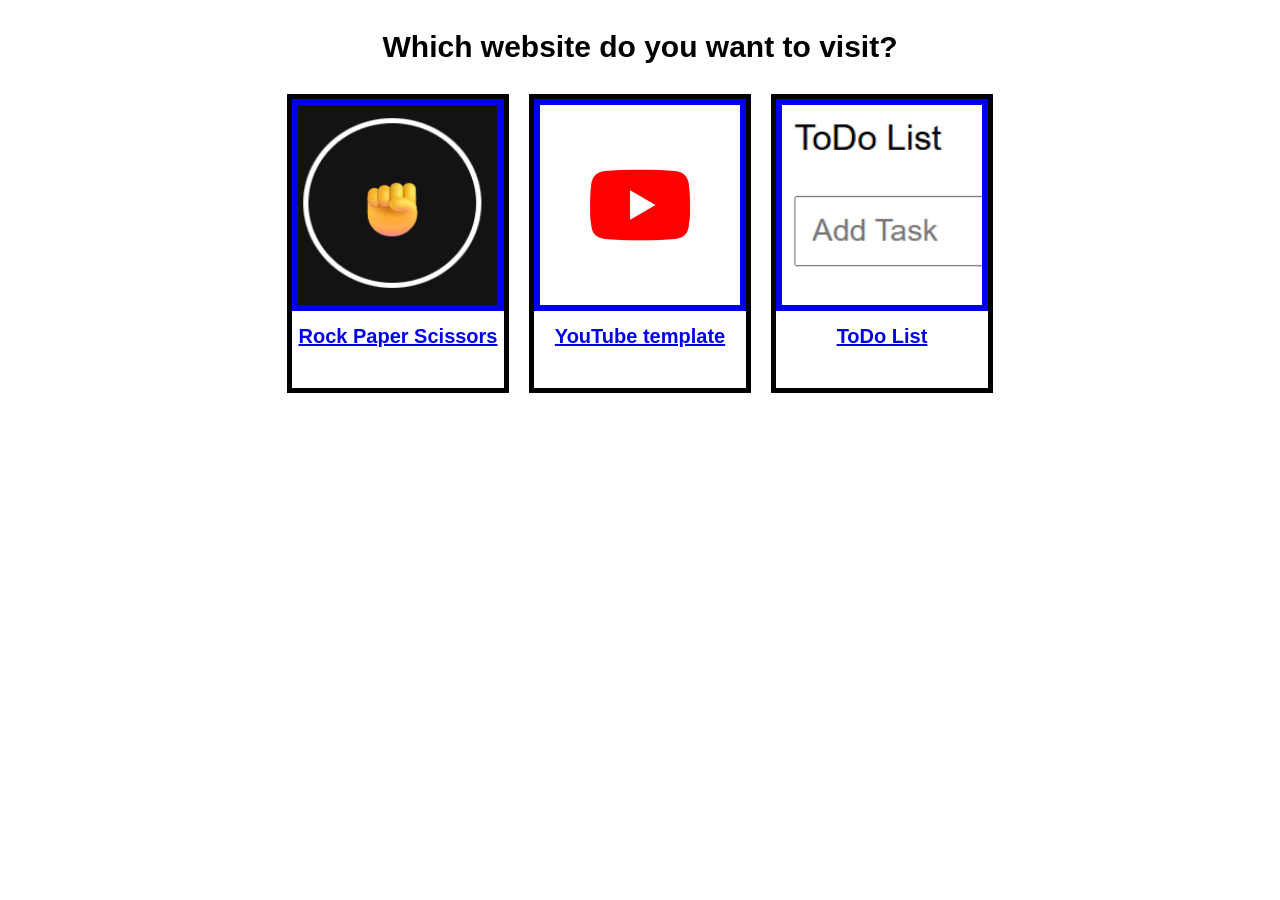
<file: index.html>
<!DOCTYPE html>

<html>

<head>
    <title>Main Page</title>
    <link rel="stylesheet" href="index.css">
</head>


<body>

    <p class="head-text">Which website do you want to visit?</p>

<main class="Sites">
 <section class="site-list"> 
            <div class="site">
                <a href="https://da-papachi.github.io/my-websites/rps.html">
                <div class="site-image"> <img src="Images/rps.png"> </div>
                <div class="site-name"> Rock Paper Scissors</div>
                </a>
            </div>

            <div class="site">
                <a href="https://da-papachi.github.io/my-websites/youtube.html">
                <div class="site-image"> <img src="Images/youtubelogo.png"> </div>
                <div class="site-name">YouTube template</div>
                </a>
            </div>

             <div class="site">
                <a href="https://da-papachi.github.io/my-websites/ToDoList.html">
                <div class="site-image"> <img src="Images/todolist.png"> </div>
                <div class="site-name">ToDo List</div>
                </a>
            </div>
       

 </section>
</main>
   
</body>



</html>




</html>
</file>
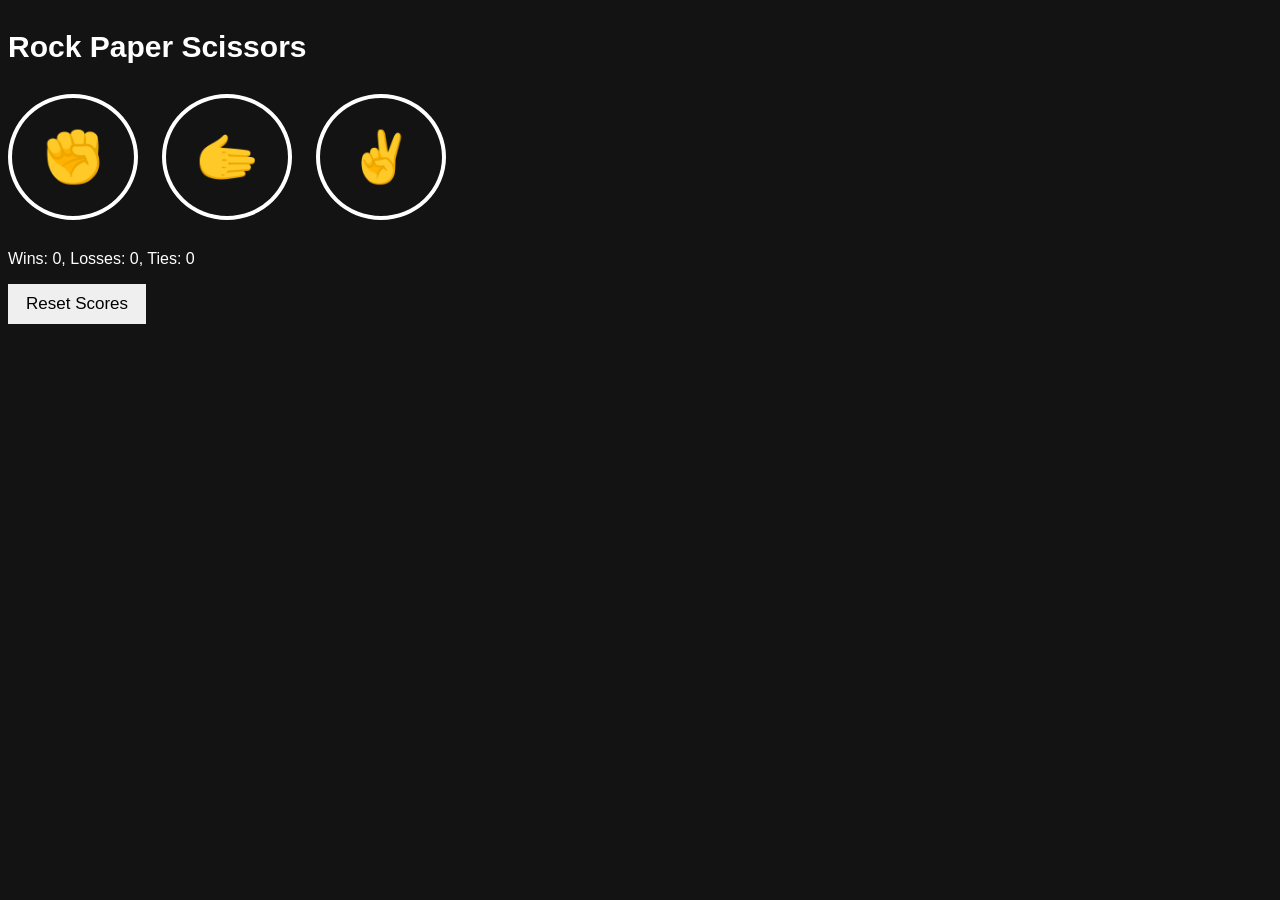
<file: rps.html>
<!DOCTYPE html>

<head>
    <title>Rock paper scissors</title>

    <link rel="stylesheet" href="rps.css">

</head>



<body>
    <p class="game-name">Rock Paper Scissors</p>
    <button class="play-button" onclick="
     PlayerChoice = '✊';
     Result()
    ">✊</button>


    <button class="play-button" onclick="
     PlayerChoice = '🫱';
    Result()
    ">🫱</button>



    <button class="play-button" onclick="
    PlayerChoice = '✌️';
    Result()
    ">✌️</button>

    <p class="Result"></p>

    <p class="Choice"></p>

    <p class="Scores">Wins: 0, Losses: 0, Ties:0</p>

    <button class="reset-scores" onclick="Reset()">Reset Scores</button>

<script> 

let randomizer = null;
let PlayerChoice = null;
let CompChoice = null;
let ResultWord = null
const ArrayOfItems = ["✊", "🫱", "✌️"];

let Counter = JSON.parse(localStorage.getItem("rpsScore")) || {Wins: 0, Losses: 0, Ties: 0, FuckassMovesThatBarelyWhoKnow: 0};

document.querySelector('.Scores').innerText = `Wins: ${Counter.Wins}, Losses: ${Counter.Losses}, Ties: ${Counter.Ties}`

function updateScoreElement(typeofupdate) {
  document.querySelector('.Scores').innerText = `Wins: ${Counter.Wins}, Losses: ${Counter.Losses}, Ties: ${Counter.Ties}` 
  if (typeofupdate === 'Reset') {
    document.querySelector('.Result').innerText = "The scores were resetted!"
    document.querySelector('.Choice').innerText = '' }

  else {
      document.querySelector('.Choice').innerHTML = `Yours <span class="choice-image">${PlayerChoice}</span> vs Computer's <span class="choice-image">${CompChoice}</span>.`

       document.querySelector('.Result').innerText = ResultWord
  };
};

function Reset() {
  localStorage.removeItem("rpsScore")
  Counter = {Wins: 0, Losses: 0, Ties: 0, FuckassMovesThatBarelyWhoKnow: 0}
  updateScoreElement('Reset')

  
}

function Result() {
    randomizer = Math.floor(Math.random() * ArrayOfItems.length);
    CompChoice = ArrayOfItems[randomizer];

     if (CompChoice === PlayerChoice) {
       ResultWord = "Tie."
      Counter.Ties+=1 }
     else if (PlayerChoice === "✊" && CompChoice == "✌️" || PlayerChoice === "🫱" && CompChoice == "✊" || PlayerChoice === "✌️" && CompChoice == "🫱")
     {
       ResultWord = "You won."
       Counter.Wins+=1
     }
     else if (PlayerChoice === "✊" && CompChoice == "🫱" || PlayerChoice === "🫱" && CompChoice == "✌️" || PlayerChoice === "✌️" && CompChoice == "✊")
     { 
       ResultWord = "You lost."
       Counter.Losses+=1
     }
      localStorage.setItem("rpsScore", JSON.stringify(Counter))

      updateScoreElement()

       
         
}


</script>

</body>
</file>
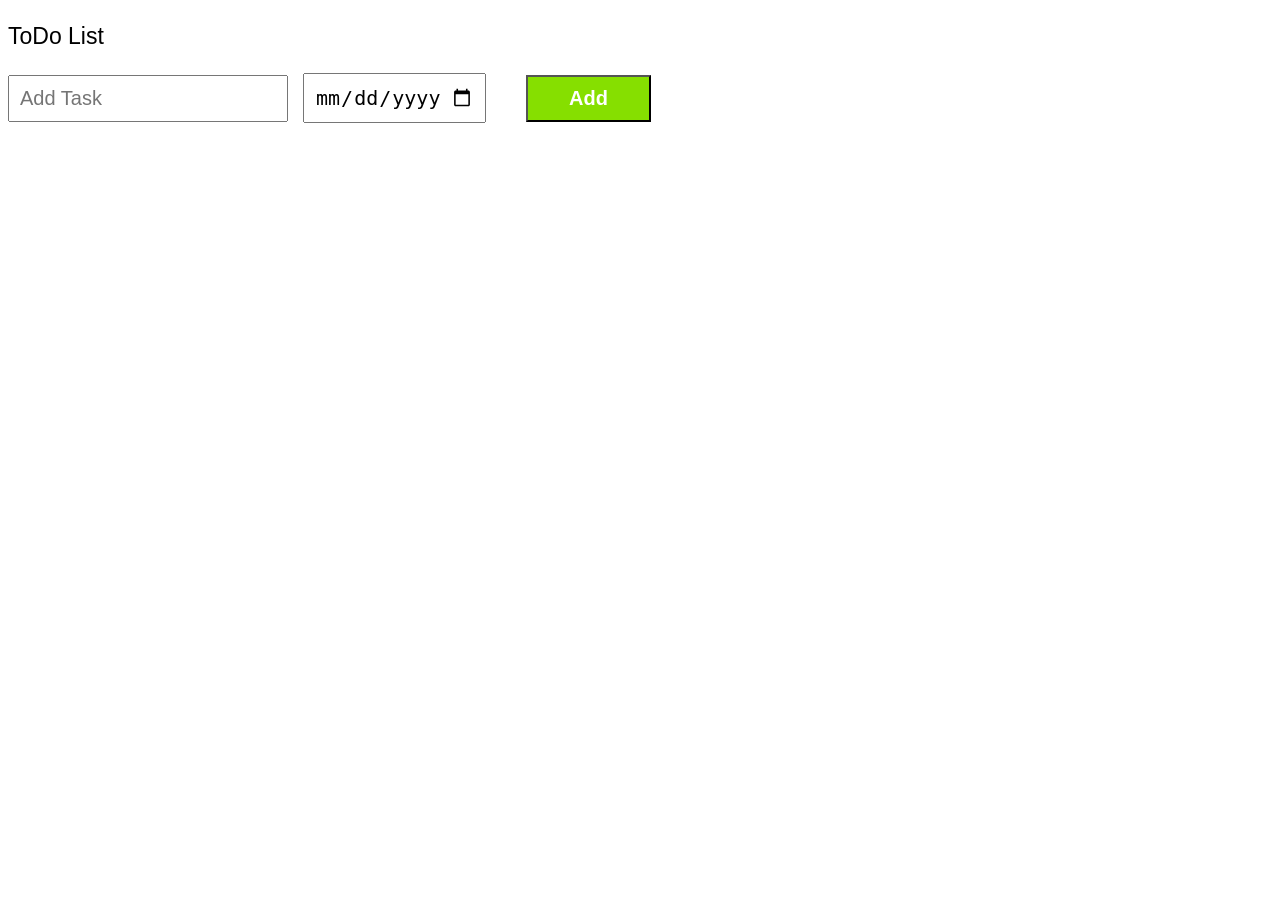
<file: ToDoList.html>
<!DOCTYPE html>

<head>
    <title>ToDoList</title>
    <link rel="stylesheet" href="ToDoList.css">
</head>



<body>

 <!-- 

 <p>ToDo List Practice 1</p>

<input class="ToDoInput1" placeholder="Add Task"
onkeydown=" if (event.key === 'Enter') AddValue();">
<button class="AddButton" onclick="AddValue()">Add</button>

-->

<p>ToDo List</p>

<div class="InputList"><input class="ToDoInput" placeholder="Add Task"
onkeydown="if (event.key === 'Enter') AddToDo()">

<input type="date" class="DateInput">
<button class="AddButton" onclick="AddToDo()">Add</button></div>

<div class="List"></div>

<script src="ToDoList.js"> 
</script>

</body>
</file>
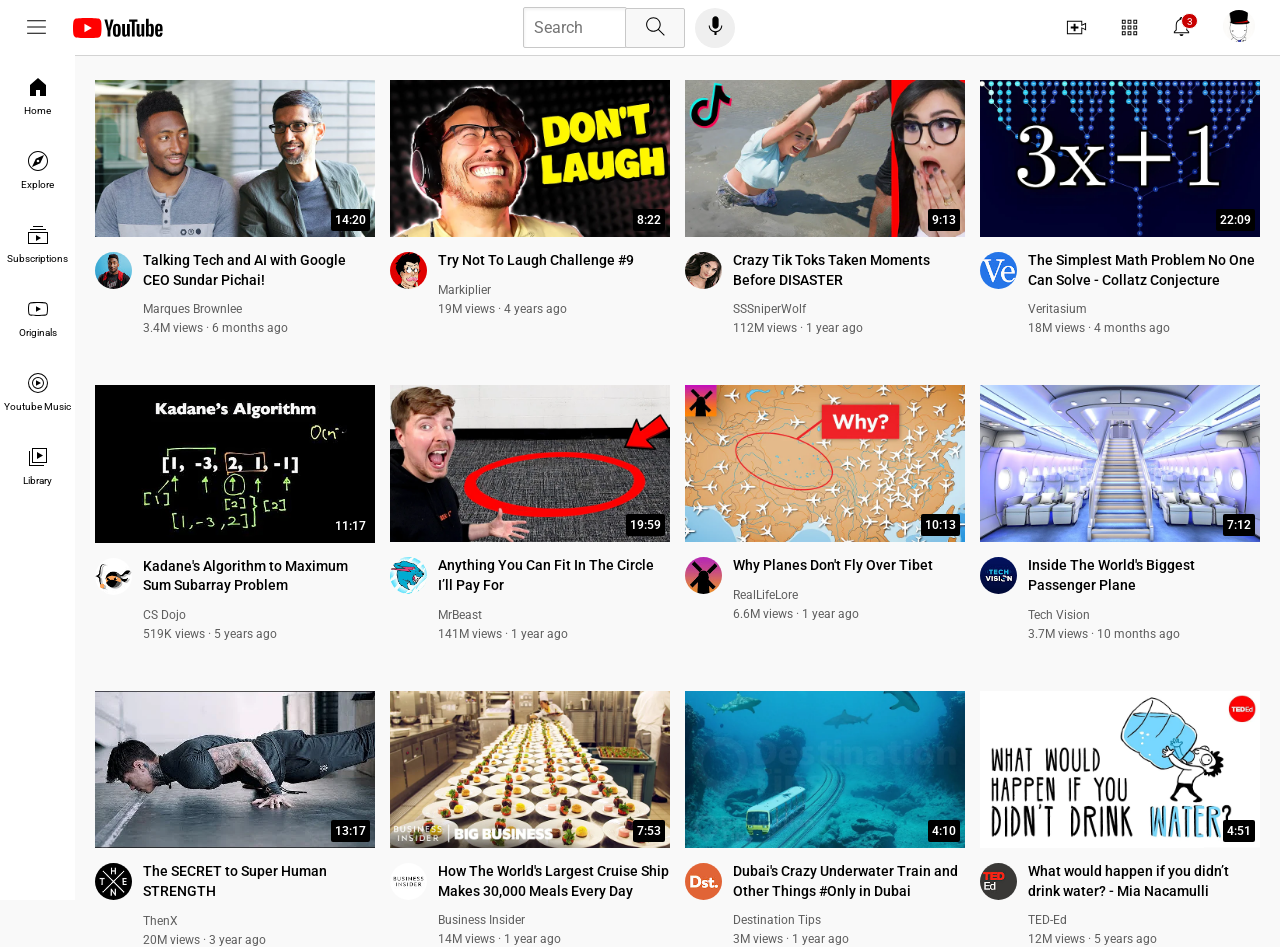
<file: youtube.html>
<!DOCTYPE html>

<html>

<head>
    <title>YouTube</title>
    <link rel="stylesheet" href="CSS/youtube.css">
    <link rel="stylesheet" href="CSS/header.css">
    <link rel="stylesheet" href="CSS/video.css">
     <link rel="stylesheet" href="CSS/menu.css">


    <link rel="preconnect" href="https://fonts.googleapis.com">
<link rel="preconnect" href="https://fonts.gstatic.com" crossorigin>
<link href="https://fonts.googleapis.com/css2?family=Roboto:ital,wght@0,100..900;1,100..900&display=swap" rel="stylesheet">
</head>

<body>
    <header class="TopBar">

        <div class="Left-Section">

            <img class="hamburger-menu" src="Icons/hamburger-menu.svg">

            <img class="youtube-logo" src="Icons/youtube-logo.svg">

        </div>


        <div class="Middle-Section">

            <input class="search-box" placeholder="Search"> 

            <button class="search-button"> 

                <img src="Icons/search.svg"> 
                <div class="search-hint">Search</div>

            </button>

            <button class="search-voice-button"> 

                <img src="Icons/voice-search-icon.svg">
                <div class="search-voice-hint">Search with your voice</div>

             </button>
        
        </div>

        <div class="Right-Section" >
            <div class="upload">
                <img src="Icons/upload.svg">
                <div class="tooltip">Create</div>
            </div>
            <div class="youtube-apps">
                <img src="Icons/youtube-apps.svg">
                <div class="tooltip">YouTube apps</div>
            </div>
            
            <div class="notifications">
                <div class="notifications-icon-container">
                    <img src="Icons/notifications.svg"> 
                    <div class="notification-counter">3</div>
                    
                </div>
                <div class="tooltip">Notifications</div>
                
            </div>

            <div class="my-channel">
                <img src="Images/mychannel.jpg">
            </div>
            
        </div>
    
    </header>
    



    <nav class="Menu">
      
        <div class="sidebar-link">

            <img src="Icons/home.svg">

            <div>Home</div>

        </div>

        <div class="sidebar-link">

            <img src="Icons/explore.svg">

            <div>Explore</div>

        </div>

        <div class="sidebar-link">

            <img src="Icons/subscriptions.svg">

            <div>Subscriptions</div>

        </div>

        <div class="sidebar-link">

            <img src="Icons/originals.svg">

            <div>Originals</div>

        </div>

        <div class="sidebar-link">

            <img src="Icons/youtube-music.svg">

            <div>Youtube Music</div>

        </div>

        <div class="sidebar-link">

           <img src="Icons/library.svg">

            <div>Library</div>

        </div>






    </nav>







    <main>
<section class="videos">
     
        <!-- Video 1-->
        <div class="video">

            <div class="video-image">

                <a href="https://www.youtube.com/watch?v=n2RNcPRtAiY">
                    <img src="Images/thumbnail-1.webp"> 

                </a>
                 
                
                <div class="video-time">14:20</div>

            </div>

            <div class="video-info">

                <div class="channel-preview"> <img src="Images/channel-1.jpeg"> </div>

                <div class="text-info">
                    
                    <p class="video-name">Talking Tech and AI with Google CEO Sundar Pichai!</p>

                    <p class="author-name">Marques Brownlee</p>

                    <p class="stats">3.4M views &#183 6 months ago</p>

                </div>

            </div>

        </div>




        
        
        <!-- Video 2-->

        <div class="video">

            <div class="video-image">
                  <a href="https://www.youtube.com/watch?v=mP0RAo9SKZk">
                    <img src="Images/thumbnail-2.webp"> 

                </a>
                                 
                <div class="video-time">8:22</div>

            </div>

            <div class="video-info">

                <div class="channel-preview"> <img src="Images/channel-2.jpeg"> </div>

                <div class="text-info">
                    
                        <p class="video-name">Try Not To Laugh Challenge #9</p>

                        <p class="author-name">Markiplier</p>

                        <p class="stats">19M views &#183 4 years ago</p>

                </div>  
        
                

            </div>

        </div>




        <!-- Video 3-->

        <div class="video">

            <div class="video-image">      
                 <a href="https://www.youtube.com/watch?v=FgjPQQeTh1w">
                    <img src="Images/thumbnail-3.webp"> 

                </a>
                <div class="video-time">9:13</div>

            </div>

            <div class="video-info">

                <div class="channel-preview"> <img src="Images/channel-3.jpeg"> </div>

                <div class="text-info">
                    
                        <p class="video-name">Crazy Tik Toks Taken Moments Before DISASTER</p>

                        <p class="author-name">SSSniperWolf</p>

                        <p class="stats">112M views &#183 1 year ago</p>

                </div>  
        
                

            </div>

        </div>




        <!-- Video 4-->

        <div class="video">

            <div class="video-image">  
                <a href="https://www.youtube.com/watch?v=094y1Z2wpJg">
                    <img src="Images/thumbnail-4.webp"> 

                </a>
                <div class="video-time">22:09</div>

            </div>

            <div class="video-info">

                <div class="channel-preview"> <img src="Images/channel-4.jpeg"> </div>

                <div class="text-info">
                    
                        <p class="video-name">The Simplest Math Problem No One Can Solve - Collatz Conjecture</p>

                        <p class="author-name">Veritasium</p>

                        <p class="stats">18M views &#183 4 months ago</p>

                </div>  
        
                

            </div>

        </div>




        <!-- Video 5-->

        <div class="video">

            <div class="video-image">
                 <a href="https://www.youtube.com/watch?v=86CQq3pKSUw">
                    <img src="Images/thumbnail-5.webp"> 

                </a>                
                <div class="video-time">11:17</div>

            </div>

            <div class="video-info">

                <div class="channel-preview"> <img src="Images/channel-5.jpeg"> </div>

                <div class="text-info">
                    
                        <p class="video-name">Kadane's Algorithm to Maximum Sum Subarray Problem</p>

                        <p class="author-name">CS Dojo</p>

                        <p class="stats">519K views &#183 5 years ago</p>

                </div>  
        
                

            </div>

        </div>




        <!-- Video 6-->

        <div class="video">

            <div class="video-image"> 
                <a href="https://www.youtube.com/watch?v=yXWw0_UfSFg">
                    <img src="Images/thumbnail-6.webp"> 

                </a>                 
                <div class="video-time">19:59</div>

            </div>

            <div class="video-info">

                <div class="channel-preview"> <img src="Images/channel-6.jpeg"> </div>

                <div class="text-info">
                    
                        <p class="video-name">Anything You Can Fit In The Circle I’ll Pay For</p>

                        <p class="author-name">MrBeast</p>

                        <p class="stats">141M views &#183 1 year ago</p>

                </div>  
        
                

            </div>

        </div>


        <!-- Video 7-->

        <div class="video">

            <div class="video-image"> 
                <a href="https://www.youtube.com/watch?v=fNVa1qMbF9Y">
                    <img src="Images/thumbnail-7.webp"> 

                </a>                 
                <div class="video-time">10:13</div>

            </div>

            <div class="video-info">

                <div class="channel-preview"> <img src="Images/channel-7.jpeg"> </div>

                <div class="text-info">
                    
                        <p class="video-name">Why Planes Don't Fly Over Tibet</p>

                        <p class="author-name">RealLifeLore</p>

                        <p class="stats">6.6M views &#183 1 year ago</p>

                </div>  
        
                

            </div>

        </div>



        <!-- Video 8-->

        <div class="video">

            <div class="video-image">
                 <a href="https://www.youtube.com/watch?v=lFm4EM1juls">
                    <img src="Images/thumbnail-8.webp"> 

                </a>                
                <div class="video-time">7:12</div>

            </div>

            <div class="video-info">

                <div class="channel-preview"> <img src="Images/channel-8.jpeg"> </div>

                <div class="text-info">
                    
                        <p class="video-name">Inside The World's Biggest Passenger Plane</p>

                        <p class="author-name">Tech Vision</p>

                        <p class="stats">3.7M views &#183 10 months ago</p>

                </div>  
        
                

            </div>

        </div>



        <!-- Video 9-->

        <div class="video">

            <div class="video-image"> 
                <a href="https://www.youtube.com/watch?v=ixmxOlcrlUc">
                    <img src="Images/thumbnail-9.webp"> 

                </a>                 
                <div class="video-time">13:17</div>

            </div>

            <div class="video-info">

                <div class="channel-preview"> <img src="Images/channel-9.jpeg"> </div>

                <div class="text-info">
                    
                        <p class="video-name">The SECRET to Super Human STRENGTH</p>

                        <p class="author-name">ThenX</p>

                        <p class="stats">20M views &#183 3 year ago</p>

                </div>  
        
                

            </div>

        </div>



        <!-- Video 10-->

        <div class="video">

            <div class="video-image"> 
                <a href="https://www.youtube.com/watch?v=R2vXbFp5C9o">
                    <img src="Images/thumbnail-10.webp"> 

                </a>                 
                <div class="video-time">7:53</div>

            </div>

            <div class="video-info">

                <div class="channel-preview"> <img src="Images/channel-10.jpeg"> </div>

                <div class="text-info">
                    
                        <p class="video-name">How The World's Largest Cruise Ship Makes 30,000 Meals Every Day</p>

                        <p class="author-name">Business Insider</p>

                        <p class="stats">14M views &#183 1 year ago</p>

                </div>  
        
                

            </div>

        </div>




        <!-- Video 11-->

        <div class="video">

            <div class="video-image"> 
                <a href="https://www.youtube.com/watch?v=0nZuYyXET3s">
                    <img src="Images/thumbnail-11.webp"> 

                </a>                 
                <div class="video-time">4:10</div>

            </div>

            <div class="video-info">

                <div class="channel-preview"> <img src="Images/channel-11.jpeg"> </div>

                <div class="text-info">
                    
                        <p class="video-name">Dubai's Crazy Underwater Train and Other Things #Only in Dubai</p>

                        <p class="author-name">Destination Tips</p>

                        <p class="stats">3M views &#183 1 year ago</p>

                </div>  
        
                

            </div>

        </div>



        <!-- Video 12-->

        <div class="video">

            <div class="video-image">
                 <a href="https://www.youtube.com/watch?v=9iMGFqMmUFs">
                    <img src="Images/thumbnail-12.webp"> 

                </a>                 
                <div class="video-time">4:51</div>

            </div>

            <div class="video-info">

                <div class="channel-preview"> <img src="Images/channel-12.jpeg"> </div>

                <div class="text-info">
                    
                        <p class="video-name">What would happen if you didn’t drink water? - Mia Nacamulli</p>

                        <p class="author-name">TED-Ed</p>

                        <p class="stats">12M views &#183 5 years ago</p>

                </div>  
        
                

            </div>

        </div>
        

        


        


            

    </section>
    </main>
    

</body>


</html>
</file>
<file: index.css>
.head-text {
    font-family: Arial;
    font-size: 30px;
    font-weight: bold;
    text-align: center;
}

.Sites {
display: flex;
justify-content: center;

}

.site-list {

    display: grid;
    grid-template-columns: 1fr 1fr 1fr;
    column-gap: 20px;
    row-gap: 40px;
    justify-content: center;
}

.site {
   display: flex;
   align-items: center;
   flex-direction: column;
   border-width: 5px;
   border-style: solid;
}

.site-image img {
    width: 200px;
    height: 200px;
    border: 6px solid;
}

.site-name {
    text-align: center;
    font-size: 20px;
    font-family: Arial, Helvetica, sans-serif;
    font-weight: 600;
    margin: 10px 0 40px 0
}
</file>
<file: rps.css>
body {
    background-color: rgb(19, 19, 19);
    

    
}

.game-name {
    color: white;
    font-size: 30px;
    font-weight: bold;
    font-family: Arial;
}

.play-button {

    background-color: rgba(0,0,0,0);
    font-size: 50px;

    margin-right: 20px;

    padding: 30px;
    
    border-style: solid;
    border-color: rgb(255, 255, 255);
    border-width: 4px;
    border-radius: 100%;
}

.Result {
    color: white;
    font-size: 30px;
     font-weight: bold;
    font-family: Arial;
}

.Choice {
    color: white;
    font-family: Arial;
}

.Scores {
    color: white;
    font-family: Arial;
}

.choice-image {
    font-size: 60px;
}

.reset-scores {
    border-style: none;
    font-family: Arial;
    font-size: 17px;

    padding: 10px 18px;
}
</file>
<file: ToDoList.css>
body {
    font-family: Arial;
    font-size: 23px;
}

.ToDoInput {
    font-size: 20px;
    padding: 10px 0px 10px 10px;
}

.DateInput {
     font-size: 20px;
     padding: 10px;
}

.AddButton {
    font-size: 20px;
    font-weight: bold;

    padding: 10px 25px;
    margin: 0px 0px 0px 25px;
    background-color: rgb(134, 223, 0);
    color: white;

    
    
    
}

.InputList, .List {
    margin-top: 18px;
    display: grid;
    column-gap: 15px;
    row-gap: 15px;
    grid-template-columns: 280px 183px 150px;
    grid-template-rows: 50px;
    align-items: center;
}

.DeleteTask {
    font-size: 20px;
    font-weight: bold;

    padding: 10px 25px;
    margin: 0px 0px 0px 25px;
    background-color: rgb(223, 15, 0);
    color: white;
}
</file>
<file: CSS/youtube.css>
body {
    margin: 0;
    padding-top: 80px;
    padding-left: 95px;
    padding-right: 20px;
    background-color: rgb(249, 249, 249);
}

p {
    font-family: "Roboto";
}


.videos {

    display: grid;
    grid-template-columns: 1fr 1fr 1fr 1fr;
   
    column-gap: 15px;
    row-gap: 50px;
}

@media (min-width: 0px) and  (max-width: 750px) {
    .videos {
        grid-template-columns: 1fr 1fr;
    }
}

@media (min-width: 751px) and (max-width: 1000px) {
    .videos {
        grid-template-columns: 1fr 1fr 1fr;
    }
}

@media (min-width: 1001px) {
    .videos {
        grid-template-columns: 1fr 1fr 1fr 1fr;
    }
}
</file>
<file: CSS/header.css>
.TopBar {
    display: flex;
    flex-direction: row;
    justify-content: space-between;
    
    height: 55px;
    border-bottom-width: 1px;
    border-bottom-style: solid;
    border-bottom-color: rgb(211, 211, 211);

    position: fixed;
    top: 0;
    left: 0;
    right: 0;
    z-index: 100;

    background-color: white;
    
}

.Left-Section {
    display: flex;
    align-items: center;
   
}

     .hamburger-menu {
        height: 25px;

        margin: 0 24px;
     }
     
     .youtube-logo {
        height: 20px;
     }




.Middle-Section {
    display: flex;
    
    align-items: center;
    flex: 1;
    
    max-width: 600px;
    
    min-width: 10px;

    margin: 0 330px 0 360px;
}     


    .search-box {
        padding: 0 0 0 10px;

        font-size: 16px;

        height: 38.5px;
        flex: 1;

        width: 0;
        max-width: 380px;

        border-style: solid;
        border-width: 1px;
        border-radius: 2px;
        border-color: rgb(200, 200, 200);
        box-shadow: inset 1px 2px 3px rgba(0, 0, 0, 0.05);
    }

         .search-box::placeholder {
            font-family: 'Roboto';
         }

     .search-button {
        display: flex;
        flex-direction: column;
        align-items: center;
        
        position: relative;
        height: 40px;
        width: 60px;

        background-color: rgb(248, 248, 248);
        border-style: solid;
        border-width: 1px;
        border-radius: 2px;
       border-color: rgb(200, 200, 200);

       margin-left: -2px
     }   



         .search-button:hover .search-hint {
           opacity: 1;
         }

         .search-hint {
            position: absolute;

            bottom: -50px;

             opacity: 0;

            background-color: gray;
            color: white;

            padding: 7px 8px 7px 8px;

            border-radius: 2px;
            font-size: 12px;

            pointer-events: none;

            transition: opacity 0.2s;
         }

        .search-button > img {
            margin-top: 4px;
             height: 25px;
        }

     .search-voice-button {
        display: flex;
        flex-direction: column;
        align-items: center;
        vertical-align: middle;
        
        position: relative;
        margin: 0 0 0 10px;
        height: 40px;
        width: 40px;

        border-style: none;
        border-color: rgb(255, 255, 255);
        border-radius: 50px;
     }
        .search-voice-button:hover .search-voice-hint {
           opacity: 1;
         }


         .search-voice-hint {
            position: absolute;

            bottom: -50px;

             opacity: 0;

            background-color: gray;
            color: white;

            padding: 7px 8px 7px 8px;

            border-radius: 2px;
            font-size: 12px;

            pointer-events: none;

            white-space: nowrap;

            transition: opacity 0.2s;
         }

        .search-voice-button > img {
            margin-top: 4px;
            height: 25px;
            
        }

    








.Right-Section {
    display: flex;
    align-items: center;
    justify-content: space-between;
    flex-shrink: 0;

    width: 215px;
    
}

.upload {
 position: relative;
 display: flex;
 flex-direction: column;
 align-items: center;
}

.upload img {
    width: 23px;

}

.youtube-apps {
    position: relative;
    display: flex;
 flex-direction: column;
 align-items: center;
}

.youtube-apps img {
   width: 23px;

}

.notifications {
     position: relative;
    display: flex;
 flex-direction: column;
 align-items: center;
}

.notifications img {
    width: 23px;


}

.notifications-icon-container {
    margin-top: 2px;
    position: relative;
    width: 23px;
}

.notification-counter {
    position: absolute;

    top: -2px;
    right: -5px;
    
    font-family: Roboto, Arial;
    

    background-color: rgb(200, 0, 0);
    color: white;
    
    font-size: 10px;
    padding: 1.5px 4.5px;

    border-radius: 16px;

    border-width: 1px;
    border-style: solid;
    border-color: rgb(249, 249, 249);
    
    
}

.tooltip {
    position: absolute;

    font-family: Roboto, Arial;

    bottom: -50px;

             opacity: 0;

            background-color: gray;
            color: white;

            padding: 7px 8px 7px 8px;

            border-radius: 2px;
            font-size: 12px;

            pointer-events: none;

            white-space: nowrap;

            transition: opacity 0.2s;
}

.notifications .tooltip {
    position: absolute;

    font-family: Roboto, Arial;

    bottom: -48px;

             opacity: 0;

            background-color: gray;
            color: white;

            padding: 7px 8px 7px 8px;

            border-radius: 2px;
            font-size: 12px;

            pointer-events: none;

            white-space: nowrap;

            transition: opacity 0.2s;
}

.upload:hover .tooltip {
    opacity: 1;
}

.youtube-apps:hover .tooltip {
    opacity: 1;
}

.notifications:hover .tooltip {
    opacity: 1;
}

.my-channel img {
    height: 32px;

    border-radius: 50px;

    margin-right: 25px;
}
</file>
<file: CSS/video.css>
.video {
  display: inline-block;
}

.video-info {
    display: grid;
    grid-template-columns: 37px 1fr;
}




.video-image {
    position: relative;
}

.video-image a img {
    width: 100%;
}

.channel-preview > img {
    display: inline-block;
    width: 100%;
    border-radius: 50px;

    margin: 11px 0 0 0
}




.text-info {
    margin-left: 11px;
    display: inline-block;
    
}



.video-name {
    margin: 10px 0 0 0;
    font-weight: 500;
    font-size: 14px;
    line-height: 1.4;
}

.author-name {
    color: rgb(94, 94, 94);
    font-size: 12px;

    margin: 12px 0 0 0;
}

.stats {
    color: rgb(94, 94, 94);
    font-size: 12px;

    margin: 5px 0 0 0;
}

.video-time {
    background-color: black;
    color: white;

    position: absolute;
    right: 5px;
    bottom: 10px;
font-size: 12px;
font-weight: 600;
font-family: Roboto, Arial;

padding:4px;
border-radius: 2px;
}
</file>
<file: CSS/menu.css>
.Menu {
    position: fixed;
    top: 55px;
    bottom: 0;
    left: 0;
    width: 75px;

    z-index: 150;

    background-color: white;
}

.sidebar-link {
    display: flex;
    flex-direction: column;
    justify-content: center;
    align-items: center;
    
    height: 74px;

    cursor: pointer;
}

.sidebar-link img {
     height: 24px;
     margin-bottom: 6px;
     margin-top: 7px;
}

.sidebar-link div {
    font-family: Roboto, Arial;
    font-size: 10px;
}

.sidebar-link:hover {
    
    background-color: rgb(232, 232, 232);
}
</file>
